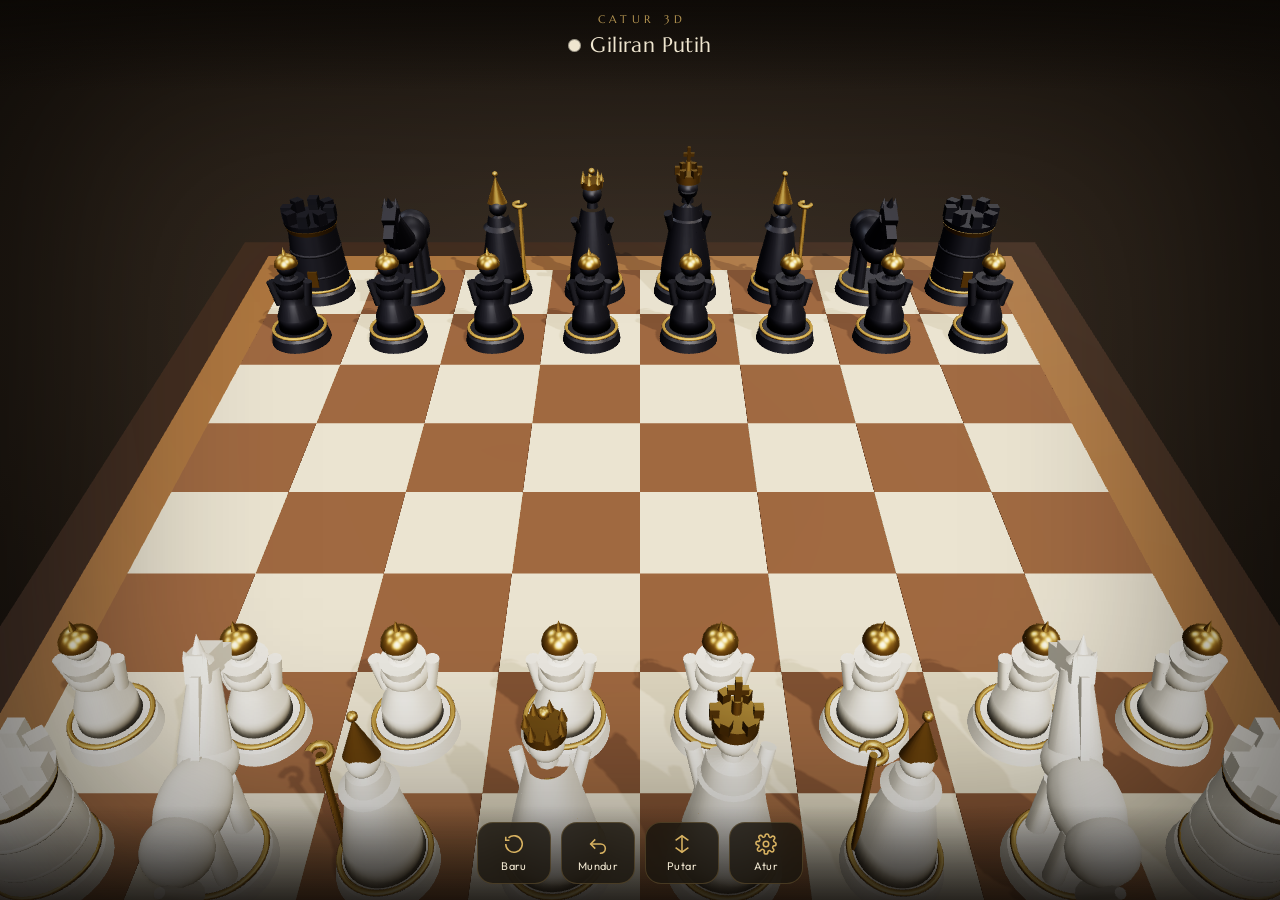
<file: index.html>
<!DOCTYPE html>
<html lang="id">
<head>
  <meta charset="UTF-8" />
  <meta name="viewport" content="width=device-width, initial-scale=1, maximum-scale=1, viewport-fit=cover" />
  <title>Catur 3D Realistik</title>

  <!-- PWA / theming -->
  <link rel="manifest" href="manifest.webmanifest" />
  <meta name="theme-color" content="#15120E" />

  <!-- iOS Home Screen behaviour -->
  <meta name="mobile-web-app-capable" content="yes" />
  <meta name="apple-mobile-web-app-capable" content="yes" />
  <meta name="apple-mobile-web-app-status-bar-style" content="black-translucent" />
  <meta name="apple-mobile-web-app-title" content="Catur 3D" />
  <link rel="apple-touch-icon" href="icons/apple-touch-icon-180.png" />

  <!-- fonts -->
  <link rel="preconnect" href="https://fonts.googleapis.com" />
  <link rel="preconnect" href="https://fonts.gstatic.com" crossorigin />
  <link href="https://fonts.googleapis.com/css2?family=Marcellus&family=Outfit:wght@300;400;500;600&display=swap" rel="stylesheet" />

  <link rel="stylesheet" href="styles.css" />

  <!-- resolve bare 'three' specifiers to the local copies (works offline) -->
  <script type="importmap">
  {
    "imports": {
      "three": "./vendor/three.module.js",
      "three/addons/": "./vendor/addons/"
    }
  }
  </script>
</head>
<body>
  <div id="stage"></div>

  <!-- top status -->
  <div id="topbar">
    <div class="brand">Catur&nbsp;3D</div>
    <div class="status-row">
      <span id="turn-dot"></span>
      <span id="status-main">Giliran Putih</span>
    </div>
    <div id="status-sub"></div>
    <div id="thinking"><span class="spinner"></span> Komputer berpikir…</div>
  </div>

  <!-- bottom controls -->
  <div id="bottombar">
    <button class="ctl" id="btn-new">
      <svg viewBox="0 0 24 24"><path d="M3 12a9 9 0 1 0 3-6.7"/><path d="M3 4v4h4"/></svg>
      Baru
    </button>
    <button class="ctl" id="btn-undo">
      <svg viewBox="0 0 24 24"><path d="M9 7 4 12l5 5"/><path d="M4 12h11a5 5 0 0 1 0 10h-1"/></svg>
      Mundur
    </button>
    <button class="ctl" id="btn-flip">
      <svg viewBox="0 0 24 24"><path d="M12 3v18"/><path d="M5 8 12 3l7 5"/><path d="M5 16l7 5 7-5"/></svg>
      Putar
    </button>
    <button class="ctl" id="btn-settings">
      <svg viewBox="0 0 24 24"><circle cx="12" cy="12" r="3"/><path d="M19.4 15a1.7 1.7 0 0 0 .3 1.9l.1.1a2 2 0 1 1-2.8 2.8l-.1-.1a1.7 1.7 0 0 0-2.9 1.2V21a2 2 0 1 1-4 0v-.1A1.7 1.7 0 0 0 6.3 19l-.1.1a2 2 0 1 1-2.8-2.8l.1-.1A1.7 1.7 0 0 0 3 13H3a2 2 0 1 1 0-4h.1A1.7 1.7 0 0 0 5 6.3l-.1-.1a2 2 0 1 1 2.8-2.8l.1.1A1.7 1.7 0 0 0 11 3.6V3a2 2 0 1 1 4 0v.1a1.7 1.7 0 0 0 2.9 1.2l.1-.1a2 2 0 1 1 2.8 2.8l-.1.1a1.7 1.7 0 0 0-.3 1.9 1.7 1.7 0 0 0 1.6 1H21a2 2 0 1 1 0 4h-.1a1.7 1.7 0 0 0-1.5 1z"/></svg>
      Atur
    </button>
  </div>

  <!-- settings -->
  <div class="scrim" id="settings">
    <div class="card">
      <div class="eyebrow">Pengaturan</div>
      <h2>Mode Permainan</h2>
      <div class="row">
        <div class="label">Lawan</div>
        <div class="segment" id="seg-mode">
          <button data-value="ai" class="active">Lawan Komputer</button>
          <button data-value="2p">2 Pemain</button>
        </div>
      </div>
      <div class="row" id="row-level">
        <div class="label">Tingkat Kesulitan</div>
        <div class="segment" id="seg-level">
          <button data-value="easy">Mudah</button>
          <button data-value="medium" class="active">Sedang</button>
          <button data-value="hard">Sulit</button>
        </div>
      </div>
      <div class="row" id="row-color">
        <div class="label">Warna Kamu</div>
        <div class="segment" id="seg-color">
          <button data-value="w" class="active">Putih</button>
          <button data-value="b">Hitam</button>
        </div>
      </div>
      <div class="row switch-row">
        <div class="label" style="margin:0">Suara</div>
        <label class="switch">
          <input type="checkbox" id="toggle-sound" checked />
          <span class="slider"></span>
        </label>
      </div>
      <button class="btn-primary" id="settings-done">Selesai</button>
    </div>
  </div>

  <!-- promotion chooser -->
  <div class="scrim" id="promo">
    <div class="card">
      <div class="eyebrow">Promosi Pion</div>
      <h2>Pilih Bidak</h2>
      <div class="promo-grid">
        <button class="promo-btn" data-type="q"><span class="glyph">&#9819;</span>Ratu</button>
        <button class="promo-btn" data-type="r"><span class="glyph">&#9820;</span>Benteng</button>
        <button class="promo-btn" data-type="b"><span class="glyph">&#9821;</span>Gajah</button>
        <button class="promo-btn" data-type="n"><span class="glyph">&#9822;</span>Kuda</button>
      </div>
    </div>
  </div>

  <!-- game over -->
  <div class="scrim" id="modal">
    <div class="card">
      <div class="eyebrow">Permainan Selesai</div>
      <h2 id="modal-title">Skakmat!</h2>
      <p id="modal-text"></p>
      <button class="btn-primary" id="modal-new">Main Lagi</button>
    </div>
  </div>

  <!-- error fallback -->
  <div id="error">
    <div class="card">
      <div class="eyebrow">Ups</div>
      <h2>Gagal memuat</h2>
      <p id="error-msg"></p>
      <p style="color:var(--muted)">Perangkat atau browser mungkin tidak mendukung WebGL.</p>
    </div>
  </div>

  <script type="module" src="app.js"></script>
  <script>
    // Register the service worker only in a secure context (HTTPS or localhost).
    if ('serviceWorker' in navigator &&
        (location.protocol === 'https:' || location.hostname === 'localhost')) {
      window.addEventListener('load', () => {
        navigator.serviceWorker.register('service-worker.js').catch((err) =>
          console.warn('SW registration failed:', err)
        );
      });
    }
  </script>
</body>
</html>
</file>
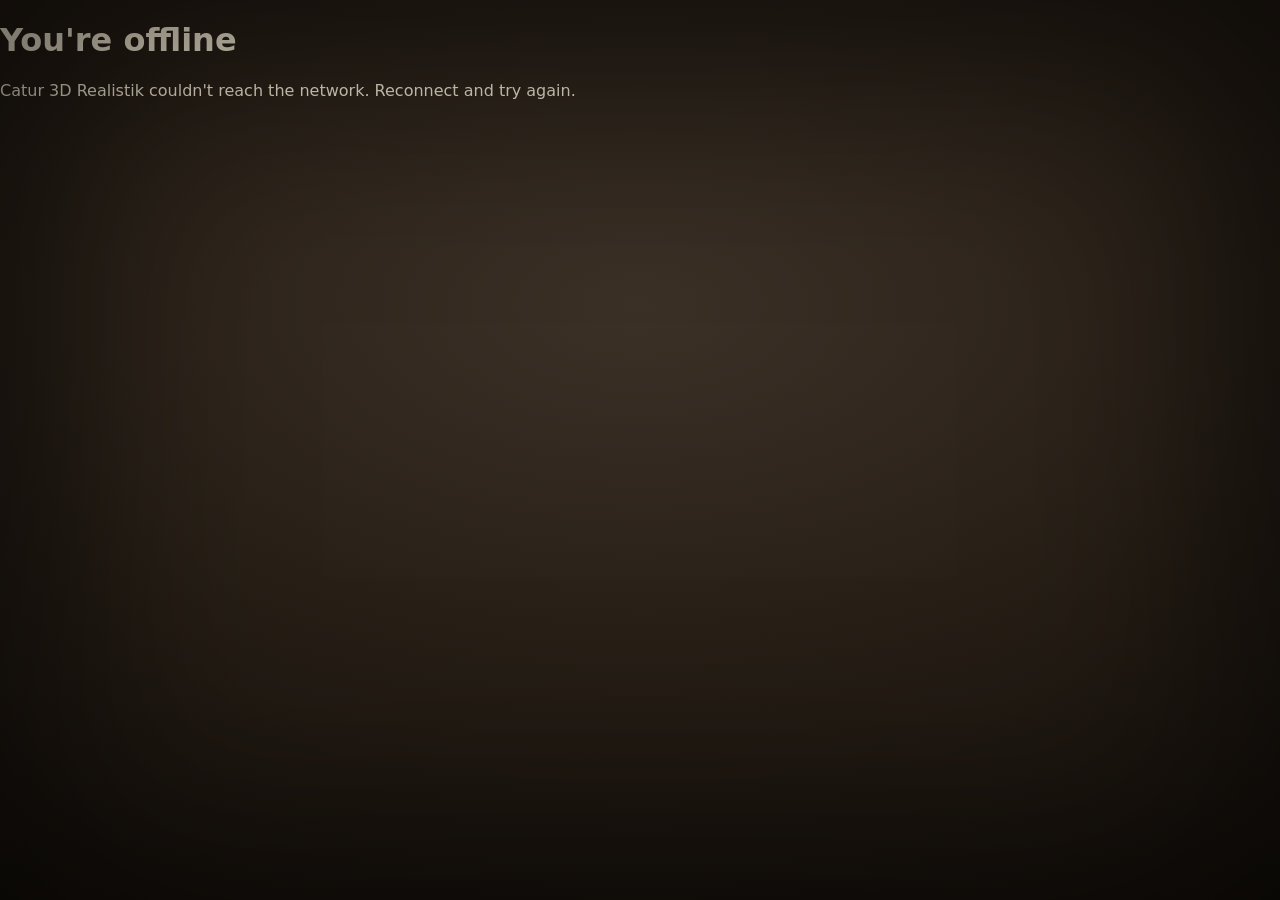
<file: offline.html>
<!DOCTYPE html>
<html lang="en">
<head>
  <meta charset="UTF-8" />
  <meta name="viewport" content="width=device-width, initial-scale=1, viewport-fit=cover" />
  <title>Offline, Catur 3D Realistik</title>
  <link rel="stylesheet" href="styles.css" />
</head>
<body>
  <main id="app">
    <h1>You're offline</h1>
    <p>Catur 3D Realistik couldn't reach the network. Reconnect and try again.</p>
  </main>
</body>
</html>
</file>
<file: styles.css>
:root {
  --serif: 'Marcellus', 'Cormorant Garamond', Georgia, serif;
  --sans: 'Outfit', system-ui, -apple-system, Segoe UI, sans-serif;
  --cream: #efe6d0;
  --muted: #b6a888;
  --gold: #d8b261;
  --gold-deep: #c7a049;
  --line: rgba(216, 178, 97, 0.22);
  --glass: rgba(26, 21, 14, 0.82);
  --glass-strong: rgba(22, 17, 11, 0.94);
}

* { box-sizing: border-box; -webkit-tap-highlight-color: transparent; }
html, body { margin: 0; height: 100%; overflow: hidden; }
body {
  font-family: var(--sans);
  color: var(--cream);
  background:
    radial-gradient(125% 95% at 50% 34%, #3c3127 0%, #241c14 46%, #0c0906 100%);
  -webkit-user-select: none;
  user-select: none;
}
/* soft vignette to focus on the board */
body::after {
  content: '';
  position: fixed;
  inset: 0;
  pointer-events: none;
  box-shadow: inset 0 0 220px 60px rgba(0, 0, 0, 0.55);
  z-index: 1;
}

#stage { position: fixed; inset: 0; z-index: 0; }
#stage canvas { display: block; touch-action: none; }

/* ---------- top status bar ---------- */
#topbar {
  position: fixed;
  top: 0; left: 0; right: 0;
  z-index: 5;
  display: flex;
  flex-direction: column;
  align-items: center;
  gap: 2px;
  padding: calc(env(safe-area-inset-top) + 12px) 16px 14px;
  pointer-events: none;
  background: linear-gradient(180deg, rgba(10, 7, 4, 0.72) 0%, rgba(10, 7, 4, 0) 100%);
}
.brand {
  font-family: var(--serif);
  letter-spacing: 0.42em;
  font-size: 11px;
  text-transform: uppercase;
  color: var(--gold);
  opacity: 0.82;
  margin-bottom: 4px;
  padding-left: 0.42em;
}
.status-row { display: flex; align-items: center; gap: 9px; }
#turn-dot {
  width: 13px; height: 13px; border-radius: 50%;
  background: var(--cream);
  box-shadow: 0 0 0 1px rgba(0, 0, 0, 0.35) inset;
}
#status-main { font-family: var(--serif); font-size: 21px; letter-spacing: 0.02em; }
#status-sub {
  font-size: 12.5px; color: var(--muted);
  letter-spacing: 0.04em; min-height: 16px;
  text-transform: uppercase;
}

#thinking {
  display: none;
  align-items: center;
  gap: 8px;
  margin-top: 3px;
  font-size: 12.5px;
  color: var(--gold);
  letter-spacing: 0.05em;
}
#thinking.show { display: flex; }
.spinner {
  width: 14px; height: 14px;
  border: 2px solid rgba(216, 178, 97, 0.3);
  border-top-color: var(--gold);
  border-radius: 50%;
  animation: spin 0.7s linear infinite;
}
@keyframes spin { to { transform: rotate(360deg); } }

/* ---------- bottom controls ---------- */
#bottombar {
  position: fixed;
  left: 0; right: 0; bottom: 0;
  z-index: 5;
  display: flex;
  justify-content: center;
  gap: 10px;
  padding: 16px 16px calc(env(safe-area-inset-bottom) + 16px);
  pointer-events: none;
  background: linear-gradient(0deg, rgba(10, 7, 4, 0.78) 0%, rgba(10, 7, 4, 0) 100%);
}
.ctl {
  pointer-events: auto;
  display: flex;
  flex-direction: column;
  align-items: center;
  gap: 4px;
  width: 74px;
  padding: 10px 6px;
  background: var(--glass);
  border: 1px solid var(--line);
  border-radius: 16px;
  color: var(--cream);
  font-family: var(--sans);
  font-size: 11px;
  letter-spacing: 0.04em;
  cursor: pointer;
  backdrop-filter: blur(14px);
  -webkit-backdrop-filter: blur(14px);
  transition: transform 0.12s ease, border-color 0.2s ease, background 0.2s ease;
}
.ctl:active { transform: translateY(1px) scale(0.97); background: rgba(40, 32, 20, 0.92); }
.ctl svg { width: 22px; height: 22px; stroke: var(--gold); fill: none; stroke-width: 1.7; }

/* ---------- panels (settings / promo / modal) ---------- */
.scrim {
  position: fixed; inset: 0; z-index: 20;
  display: none;
  align-items: center; justify-content: center;
  padding: 24px;
  background: rgba(5, 3, 2, 0.55);
  backdrop-filter: blur(3px);
  -webkit-backdrop-filter: blur(3px);
}
.scrim.show { display: flex; animation: fade 0.2s ease; }
@keyframes fade { from { opacity: 0; } to { opacity: 1; } }

.card {
  width: 100%;
  max-width: 360px;
  background: var(--glass-strong);
  border: 1px solid var(--line);
  border-radius: 22px;
  padding: 24px 22px 20px;
  box-shadow: 0 30px 80px rgba(0, 0, 0, 0.6), 0 0 0 1px rgba(0, 0, 0, 0.4);
  animation: pop 0.24s cubic-bezier(0.2, 0.9, 0.3, 1.2);
}
@keyframes pop { from { opacity: 0; transform: translateY(12px) scale(0.96); } to { opacity: 1; transform: none; } }

.card h2 {
  font-family: var(--serif);
  font-size: 26px;
  margin: 0 0 4px;
  letter-spacing: 0.02em;
}
.card .eyebrow {
  font-family: var(--serif);
  letter-spacing: 0.32em;
  text-transform: uppercase;
  font-size: 10.5px;
  color: var(--gold);
  margin-bottom: 14px;
}
.card p { color: var(--muted); font-size: 14px; line-height: 1.5; margin: 0 0 18px; }

.row { margin-bottom: 16px; }
.row .label { font-size: 12px; color: var(--muted); letter-spacing: 0.08em; text-transform: uppercase; margin-bottom: 8px; }

.segment {
  display: flex;
  gap: 4px;
  background: rgba(0, 0, 0, 0.35);
  border: 1px solid rgba(216, 178, 97, 0.16);
  border-radius: 12px;
  padding: 4px;
}
.segment button {
  flex: 1;
  border: none;
  background: transparent;
  color: var(--muted);
  font-family: var(--sans);
  font-size: 13px;
  letter-spacing: 0.02em;
  padding: 9px 6px;
  border-radius: 9px;
  cursor: pointer;
  transition: all 0.18s ease;
}
.segment button.active {
  background: linear-gradient(180deg, rgba(216, 178, 97, 0.95), rgba(199, 160, 73, 0.9));
  color: #20160a;
  font-weight: 600;
  box-shadow: 0 4px 14px rgba(199, 160, 73, 0.3);
}

.switch-row { display: flex; align-items: center; justify-content: space-between; }
.switch { position: relative; width: 50px; height: 28px; }
.switch input { opacity: 0; width: 0; height: 0; }
.slider {
  position: absolute; inset: 0;
  background: rgba(0, 0, 0, 0.45);
  border: 1px solid rgba(216, 178, 97, 0.22);
  border-radius: 999px;
  transition: 0.2s;
}
.slider::before {
  content: '';
  position: absolute;
  width: 20px; height: 20px;
  left: 3px; top: 3px;
  background: var(--muted);
  border-radius: 50%;
  transition: 0.2s;
}
.switch input:checked + .slider { background: rgba(199, 160, 73, 0.35); border-color: var(--gold); }
.switch input:checked + .slider::before { transform: translateX(22px); background: var(--gold); }

.btn-primary {
  width: 100%;
  margin-top: 6px;
  padding: 13px;
  border: none;
  border-radius: 13px;
  background: linear-gradient(180deg, #e3c074, #c7a049);
  color: #20160a;
  font-family: var(--serif);
  font-size: 16px;
  letter-spacing: 0.06em;
  cursor: pointer;
  box-shadow: 0 8px 24px rgba(199, 160, 73, 0.28);
  transition: transform 0.12s ease, filter 0.2s ease;
}
.btn-primary:active { transform: translateY(1px) scale(0.99); filter: brightness(1.05); }

/* promotion chooser */
.promo-grid { display: grid; grid-template-columns: repeat(4, 1fr); gap: 8px; }
.promo-btn {
  display: flex;
  flex-direction: column;
  align-items: center;
  gap: 6px;
  padding: 12px 4px;
  background: rgba(0, 0, 0, 0.35);
  border: 1px solid var(--line);
  border-radius: 13px;
  color: var(--cream);
  font-size: 11.5px;
  letter-spacing: 0.03em;
  cursor: pointer;
  transition: all 0.15s ease;
}
.promo-btn:active { transform: scale(0.96); border-color: var(--gold); background: rgba(40, 32, 20, 0.9); }
.promo-btn .glyph { font-size: 30px; line-height: 1; color: var(--gold); }

/* error overlay */
#error {
  position: fixed; inset: 0; z-index: 50;
  display: none;
  align-items: center; justify-content: center;
  padding: 28px;
  background: #0c0906;
  text-align: center;
}
#error .card h2 { color: #e08a82; }

@media (max-height: 560px) {
  .brand { display: none; }
  #status-main { font-size: 18px; }
}
</file>
